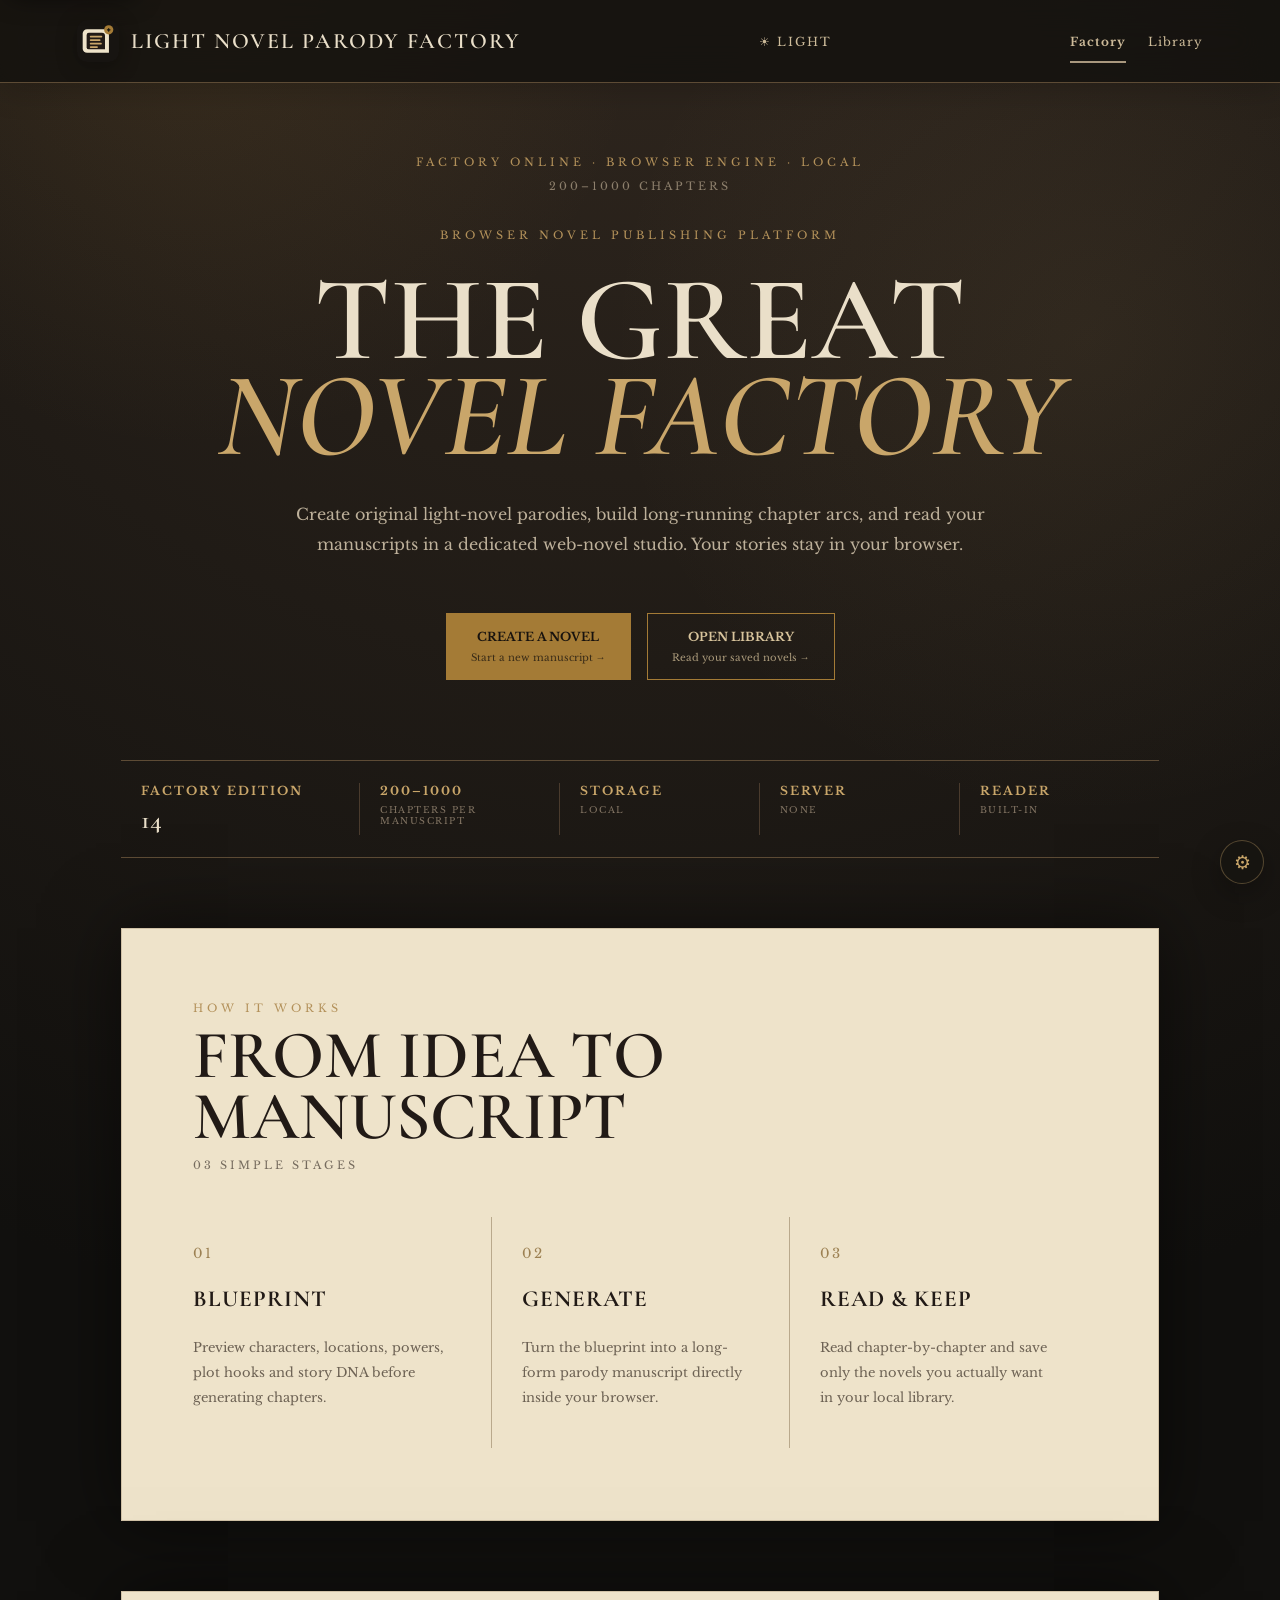
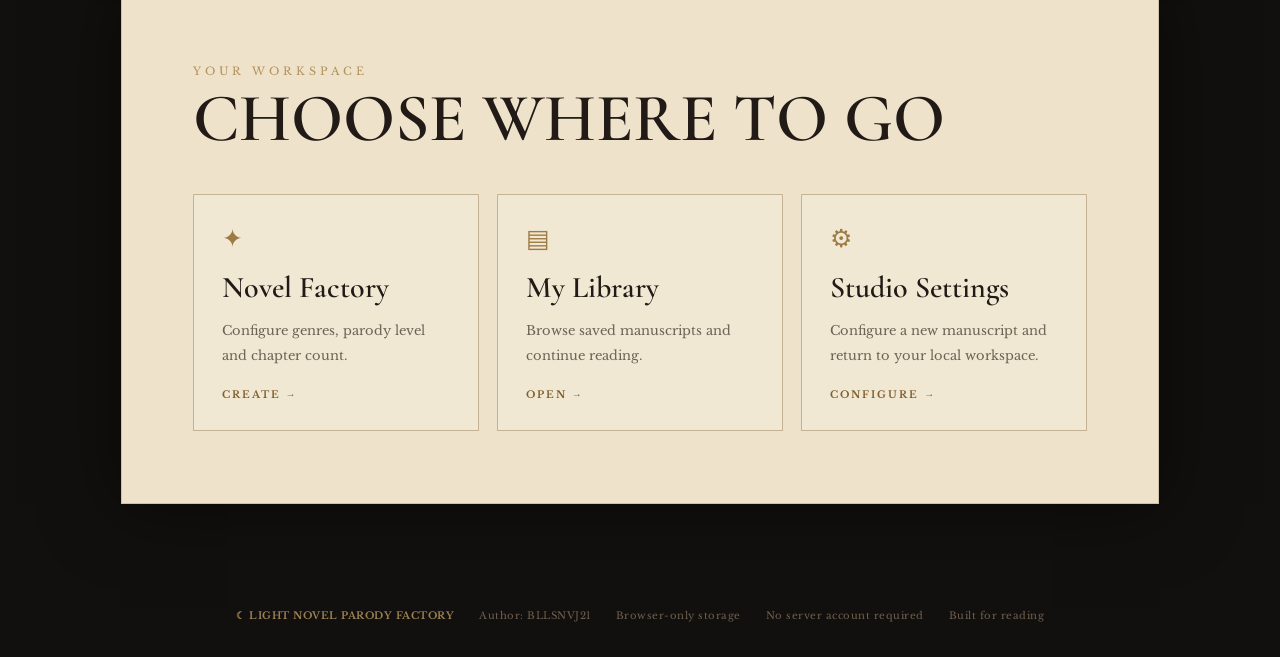
<file: index.html>
<!doctype html>
<html lang="en">
<head>
<meta charset="utf-8">
<meta name="viewport" content="width=device-width,initial-scale=1">
<title>Light Novel Parody Factory</title>
<link rel="stylesheet" href="css/jekyll.css">
<link rel="icon" href="icons/icon-192.svg" type="image/svg+xml">
<link rel="shortcut icon" href="icons/icon-192.svg" type="image/svg+xml"><link rel="manifest" href="manifest.webmanifest"><meta name="theme-color" content="#171411"><meta name="description" content="Light Novel Parody Factory — an original, browser-only novel creation, generation, library and reading studio by BLLSNVJ21.">
<meta name="robots" content="index,follow,max-image-preview:large,max-snippet:-1,max-video-preview:-1">
<meta name="author" content="BLLSNVJ21">
<link rel="canonical" href="https://shreebalaji767.github.io/LIGHT-NOVEL-PARODY-FACTORY/">
<meta property="og:type" content="website">
<meta property="og:site_name" content="Light Novel Parody Factory">
<meta property="og:title" content="Light Novel Parody Factory — Create Original Parody Novels">
<meta property="og:description" content="Build absurd, original light-novel parodies with a browser-based story studio, long-form chapter generator, local library and dedicated reader.">
<meta property="og:url" content="https://shreebalaji767.github.io/LIGHT-NOVEL-PARODY-FACTORY/">
<meta property="og:image" content="https://shreebalaji767.github.io/LIGHT-NOVEL-PARODY-FACTORY/icons/icon-512.svg">
<meta name="twitter:card" content="summary">
<meta name="twitter:title" content="Light Novel Parody Factory">
<meta name="twitter:description" content="Create, generate, save and read original light-novel parodies in your browser.">
<meta name="mobile-web-app-capable" content="yes">
<meta name="mobile-web-app-title" content="Novel Factory">
<meta name="color-scheme" content="dark light">
<meta name="referrer" content="strict-origin-when-cross-origin">
<meta name="application-name" content="Light Novel Parody Factory"><meta name="apple-mobile-web-app-capable" content="yes"><meta name="apple-mobile-web-app-status-bar-style" content="black-translucent"><meta name="apple-mobile-web-app-title" content="Novel Factory"><link rel="apple-touch-icon" href="icons/icon-192.svg">
</head>
<body><a class="skip-link" href="#main-content">Skip to content</a>
<header class="masthead">
  <a class="brand brand-link" href="index.html" aria-label="Light Novel Parody Factory — Home"><img class="site-logo" src="icons/icon-192.svg" alt="Light Novel Parody Factory logo" width="42" height="42"><span>LIGHT NOVEL PARODY FACTORY</span></a>
  <div class="mode">☀ LIGHT</div>
  <nav aria-label="Primary navigation"><a class="active" aria-current="page" href="index.html">Factory</a><a href="library.html">Library</a></nav>
</header>
<main id="main-content">
  <section class="hero factory-hero">
    <p class="eyebrow">FACTORY ONLINE · BROWSER ENGINE · LOCAL</p><p class="edition">200–1000 CHAPTERS</p><p class="eyebrow">BROWSER NOVEL PUBLISHING PLATFORM</p>
    <h1>THE GREAT<br><em>NOVEL FACTORY</em></h1>
    <p class="lead">Create original light-novel parodies, build long-running chapter arcs, and read your manuscripts in a dedicated web-novel studio. Your stories stay in your browser.</p>
    <div class="actions"><a class="button" href="create.html"><strong>CREATE A NOVEL</strong><span>Start a new manuscript →</span></a><a class="button ghost" href="library.html"><strong>OPEN LIBRARY</strong><span>Read your saved novels →</span></a></div>
  </section>
  <section class="factory-strip"><div><b>FACTORY EDITION</b><strong>14</strong></div><div><b>200–1000</b><span>CHAPTERS PER MANUSCRIPT</span></div><div><b>STORAGE</b><span>LOCAL</span></div><div><b>SERVER</b><span>NONE</span></div><div><b>READER</b><span>BUILT-IN</span></div></section>
  <section class="paper workflow"><p class="eyebrow">HOW IT WORKS</p><h2>FROM IDEA TO MANUSCRIPT</h2><p class="section-subtitle">03 SIMPLE STAGES</p><div class="stages"><article><small>01</small><h3>BLUEPRINT</h3><p>Preview characters, locations, powers, plot hooks and story DNA before generating chapters.</p></article><article><small>02</small><h3>GENERATE</h3><p>Turn the blueprint into a long-form parody manuscript directly inside your browser.</p></article><article><small>03</small><h3>READ &amp; KEEP</h3><p>Read chapter-by-chapter and save only the novels you actually want in your local library.</p></article></div></section>
  <section class="paper workspace"><p class="eyebrow">YOUR WORKSPACE</p><h2>CHOOSE WHERE TO GO</h2><div class="workspace-grid"><a class="workspace-card" href="create.html"><i>✦</i><h3>Novel Factory</h3><p>Configure genres, parody level and chapter count.</p><b>CREATE →</b></a><a class="workspace-card" href="library.html"><i>▤</i><h3>My Library</h3><p>Browse saved manuscripts and continue reading.</p><b>OPEN →</b></a><a class="workspace-card" href="create.html"><i>⚙</i><h3>Studio Settings</h3><p>Configure a new manuscript and return to your local workspace.</p><b>CONFIGURE →</b></a></div></section>
</main>
<footer><strong>☾ LIGHT NOVEL PARODY FACTORY</strong><span>Author: BLLSNVJ21</span><span>Browser-only storage</span><span>No server account required</span><span>Built for reading</span></footer>
<script src="js/pwa.js"></script>
</body></html>
</file>
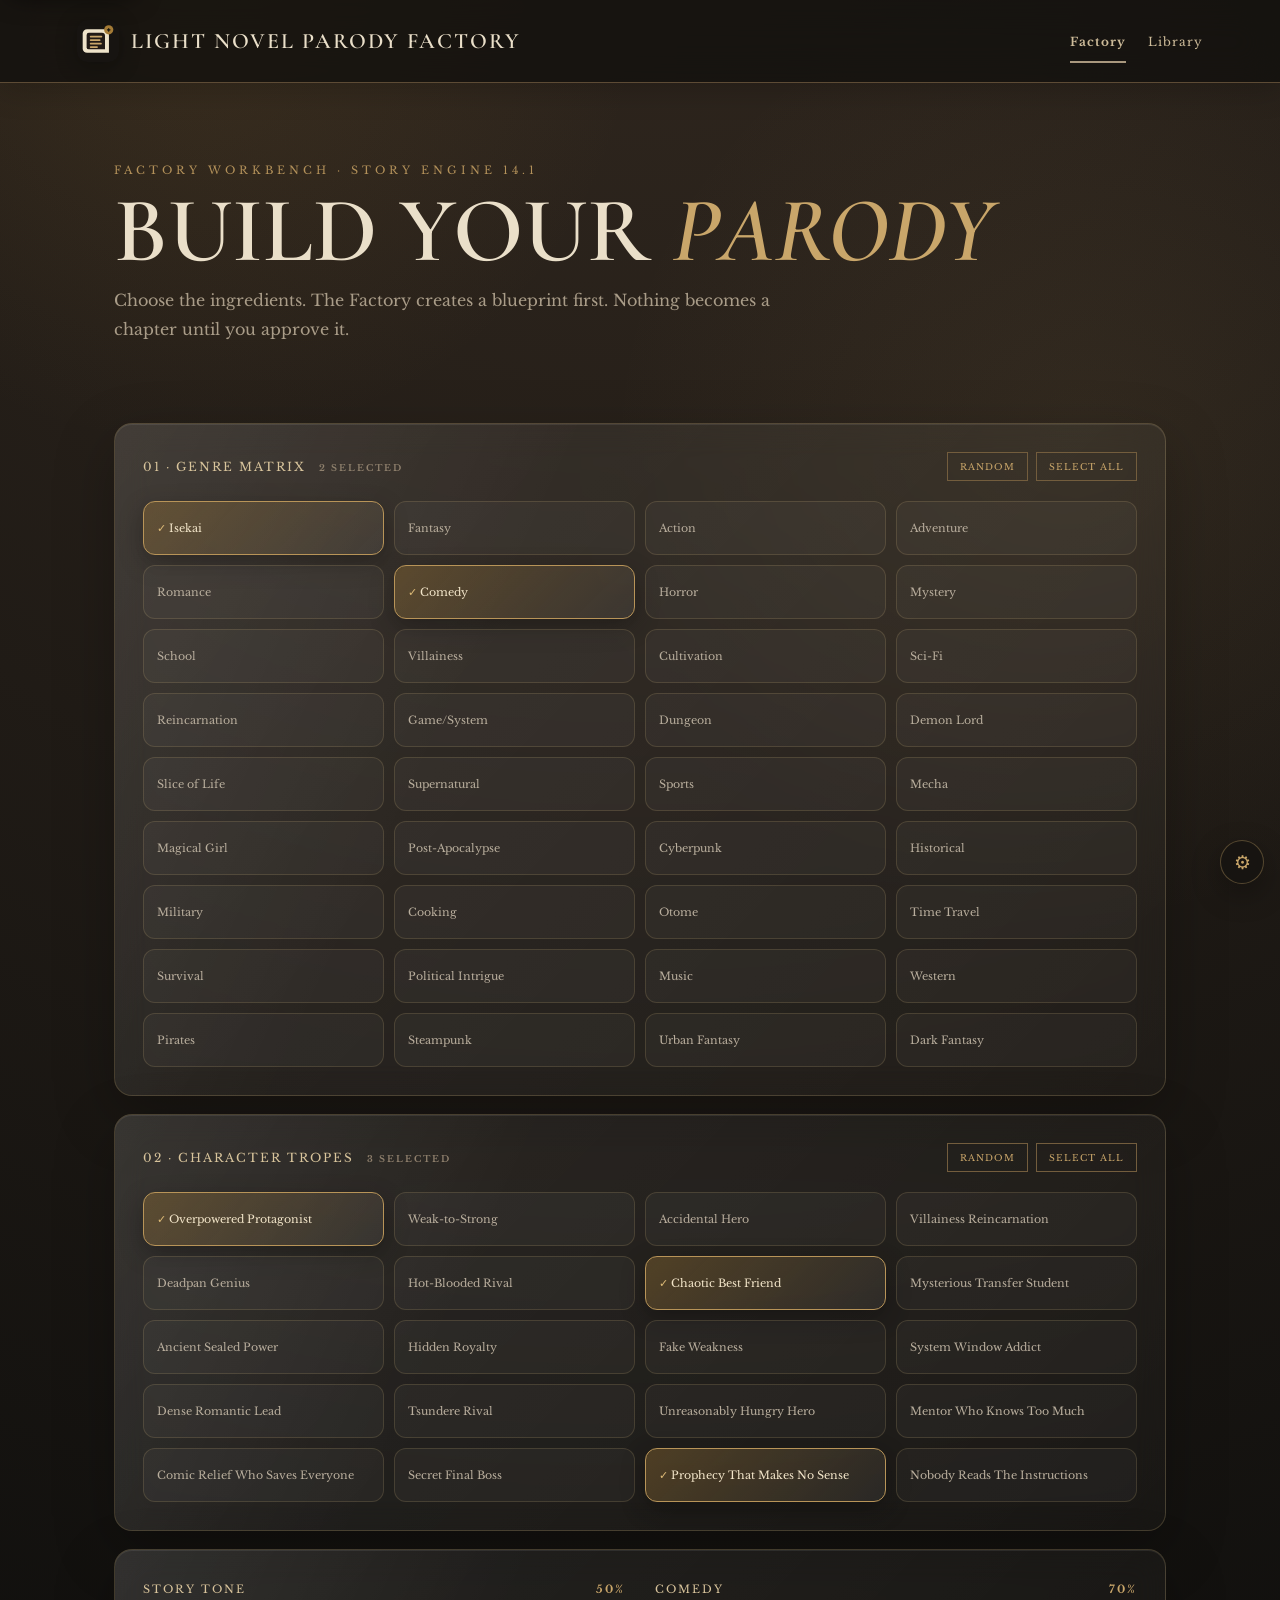
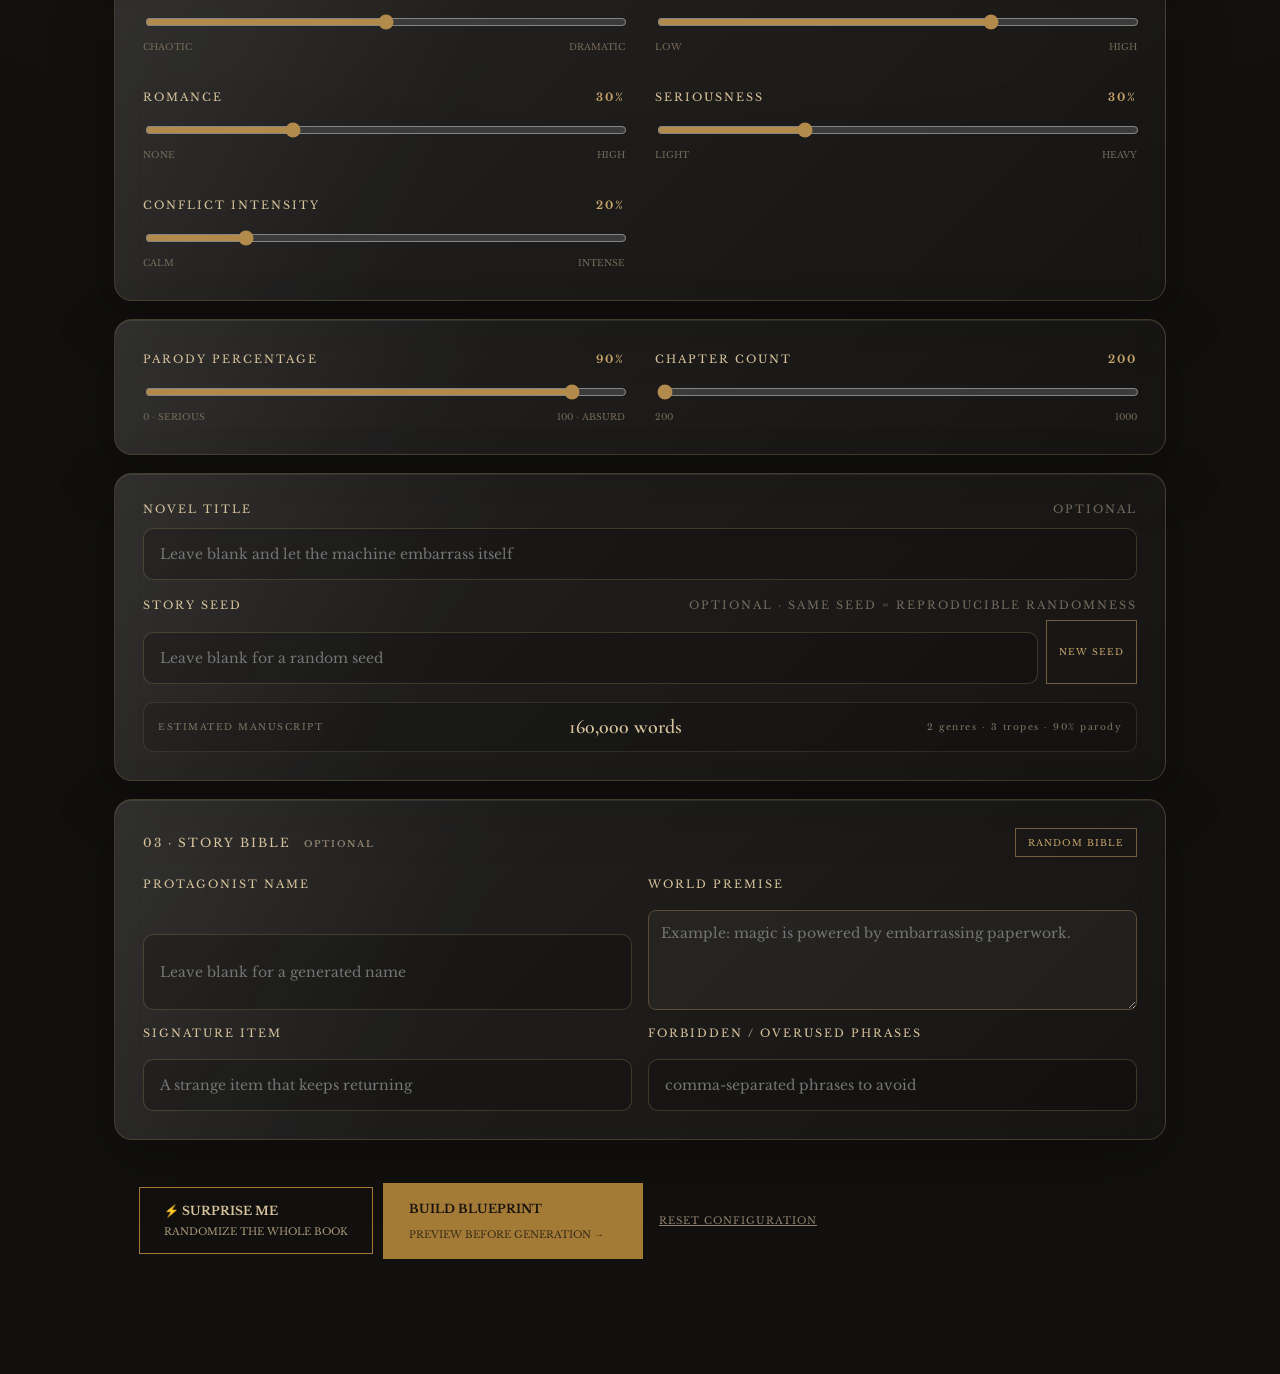
<file: create.html>
<!doctype html>
<html lang="en"><head><meta charset="utf-8"><meta name="viewport" content="width=device-width,initial-scale=1"><title>Create a Novel · Light Novel Parody Factory</title><link rel="stylesheet" href="css/jekyll.css">
<link rel="icon" href="icons/icon-192.svg" type="image/svg+xml">
<link rel="shortcut icon" href="icons/icon-192.svg" type="image/svg+xml">
<link rel="apple-touch-icon" href="icons/icon-192.svg"><link rel="manifest" href="manifest.webmanifest"><meta name="theme-color" content="#171411"><meta name="description" content="Plan and generate original light-novel parodies with story configuration, genre controls, and a browser-based procedural writing studio.">
<meta name="robots" content="index,follow">
<meta name="author" content="BLLSNVJ21">
<link rel="canonical" href="https://shreebalaji767.github.io/LIGHT-NOVEL-PARODY-FACTORY/create.html">
<meta property="og:type" content="website">
<meta property="og:site_name" content="Light Novel Parody Factory">
<meta property="og:title" content="Create a Novel · Light Novel Parody Factory">
<meta property="og:description" content="Plan and generate original light-novel parodies with story configuration, genre controls, and a browser-based procedural writing studio.">
<meta property="og:url" content="https://shreebalaji767.github.io/LIGHT-NOVEL-PARODY-FACTORY/create.html">
<meta name="mobile-web-app-capable" content="yes">
<meta name="mobile-web-app-title" content="Novel Factory">
<meta name="color-scheme" content="dark light">
<meta name="referrer" content="strict-origin-when-cross-origin"></head>
<body><a class="skip-link" href="#main-content">Skip to content</a><header class="masthead"><a class="brand brand-link" href="index.html" aria-label="Light Novel Parody Factory — Home"><img class="site-logo" src="icons/icon-192.svg" alt="" width="42" height="42"><span>LIGHT NOVEL PARODY FACTORY</span></a><nav aria-label="Primary navigation"><a class="active" aria-current="page" href="index.html">Factory</a><a href="library.html">Library</a></nav></header>
<main id="main-content" class="factory-builder">
<section class="builder-head"><p class="eyebrow">FACTORY WORKBENCH · STORY ENGINE 14.1</p><h1>BUILD YOUR <em>PARODY</em></h1><p>Choose the ingredients. The Factory creates a blueprint first. Nothing becomes a chapter until you approve it.</p></section>
<section class="glass-panel"><div class="panel-title"><span>01 · GENRE MATRIX <strong id="genreCount">2 SELECTED</strong></span><div class="panel-actions"><button class="mini" id="randomGenres">RANDOM</button><button class="mini" id="allGenres">SELECT ALL</button></div></div><div id="genres" class="card-grid"></div></section>
<section class="glass-panel"><div class="panel-title"><span>02 · CHARACTER TROPES <strong id="tropeCount">3 SELECTED</strong></span><div class="panel-actions"><button class="mini" id="randomTropes">RANDOM</button><button class="mini" id="allTropes">SELECT ALL</button></div></div><div id="tropes" class="card-grid"></div></section>
<section class="glass-panel controls-grid"><div><label>STORY TONE <output id="toneOut">50%</output></label><input id="tone" type="range" min="0" max="100" value="50"><div class="range-labels"><span>CHAOTIC</span><span>DRAMATIC</span></div></div><div><label>COMEDY <output id="comedyOut">70%</output></label><input id="comedy" type="range" min="0" max="100" value="70"><div class="range-labels"><span>LOW</span><span>HIGH</span></div></div><div><label>ROMANCE <output id="romanceOut">30%</output></label><input id="romance" type="range" min="0" max="100" value="30"><div class="range-labels"><span>NONE</span><span>HIGH</span></div></div><div><label>SERIOUSNESS <output id="seriousOut">30%</output></label><input id="serious" type="range" min="0" max="100" value="30"><div class="range-labels"><span>LIGHT</span><span>HEAVY</span></div></div><div><label>CONFLICT INTENSITY <output id="violenceOut">20%</output></label><input id="violence" type="range" min="0" max="100" value="20"><div class="range-labels"><span>CALM</span><span>INTENSE</span></div></div></section><section class="glass-panel controls-grid">
<div><label>PARODY PERCENTAGE <output id="parodyOut">90%</output></label><input id="parody" type="range" min="0" max="100" value="90"><div class="range-labels"><span>0 · SERIOUS</span><span>100 · ABSURD</span></div></div>
<div><label>CHAPTER COUNT <output id="chapterOut">200</output></label><input id="chapters" type="range" min="200" max="1000" step="10" value="200"><div class="range-labels"><span>200</span><span>1000</span></div></div>
</section>
<section class="glass-panel"><label>NOVEL TITLE <span class="muted">OPTIONAL</span></label><input id="title" class="text-input" maxlength="100" placeholder="Leave blank and let the machine embarrass itself"><div class="seed-row"><label>STORY SEED <span class="muted">OPTIONAL · SAME SEED = REPRODUCIBLE RANDOMNESS</span></label><div class="seed-controls"><input id="seed" class="text-input" maxlength="64" placeholder="Leave blank for a random seed"><button class="mini" id="randomSeed" type="button">NEW SEED</button></div></div><div class="live-estimate"><span>ESTIMATED MANUSCRIPT</span><strong id="wordEstimate">160,000 words</strong><span id="configSummary">2 genres · 3 tropes · 90% parody</span></div></section>
<section class="glass-panel story-bible-panel">
<div class="panel-title"><span>03 · STORY BIBLE <strong>OPTIONAL</strong></span><div class="panel-actions"><button class="mini" id="randomBible">RANDOM BIBLE</button></div></div>
<div class="bible-grid">
<div><label>PROTAGONIST NAME</label><input id="protagonist" class="text-input" maxlength="40" placeholder="Leave blank for a generated name"></div>
<div><label>WORLD PREMISE</label><textarea id="worldPremise" class="text-input bible-area" maxlength="500" placeholder="Example: magic is powered by embarrassing paperwork."></textarea></div>
<div><label>SIGNATURE ITEM</label><input id="signatureItem" class="text-input" maxlength="100" placeholder="A strange item that keeps returning"></div>
<div><label>FORBIDDEN / OVERUSED PHRASES</label><input id="forbiddenTerms" class="text-input" maxlength="300" placeholder="comma-separated phrases to avoid"></div>
</div>
</section>
<div class="generate-zone"><button id="surpriseMe" class="button ghost">⚡ SURPRISE ME <span>RANDOMIZE THE WHOLE BOOK</span></button><button id="blueprint" class="button big">BUILD BLUEPRINT <span>PREVIEW BEFORE GENERATION →</span></button><button id="resetFactory" class="text-button">RESET CONFIGURATION</button><p id="status"></p></div>
<section id="blueprintView"></section>
</main>
<script src="js/storage.js"></script><script src="js/app.js"></script><script src="js/pwa.js"></script></body></html>
</file>
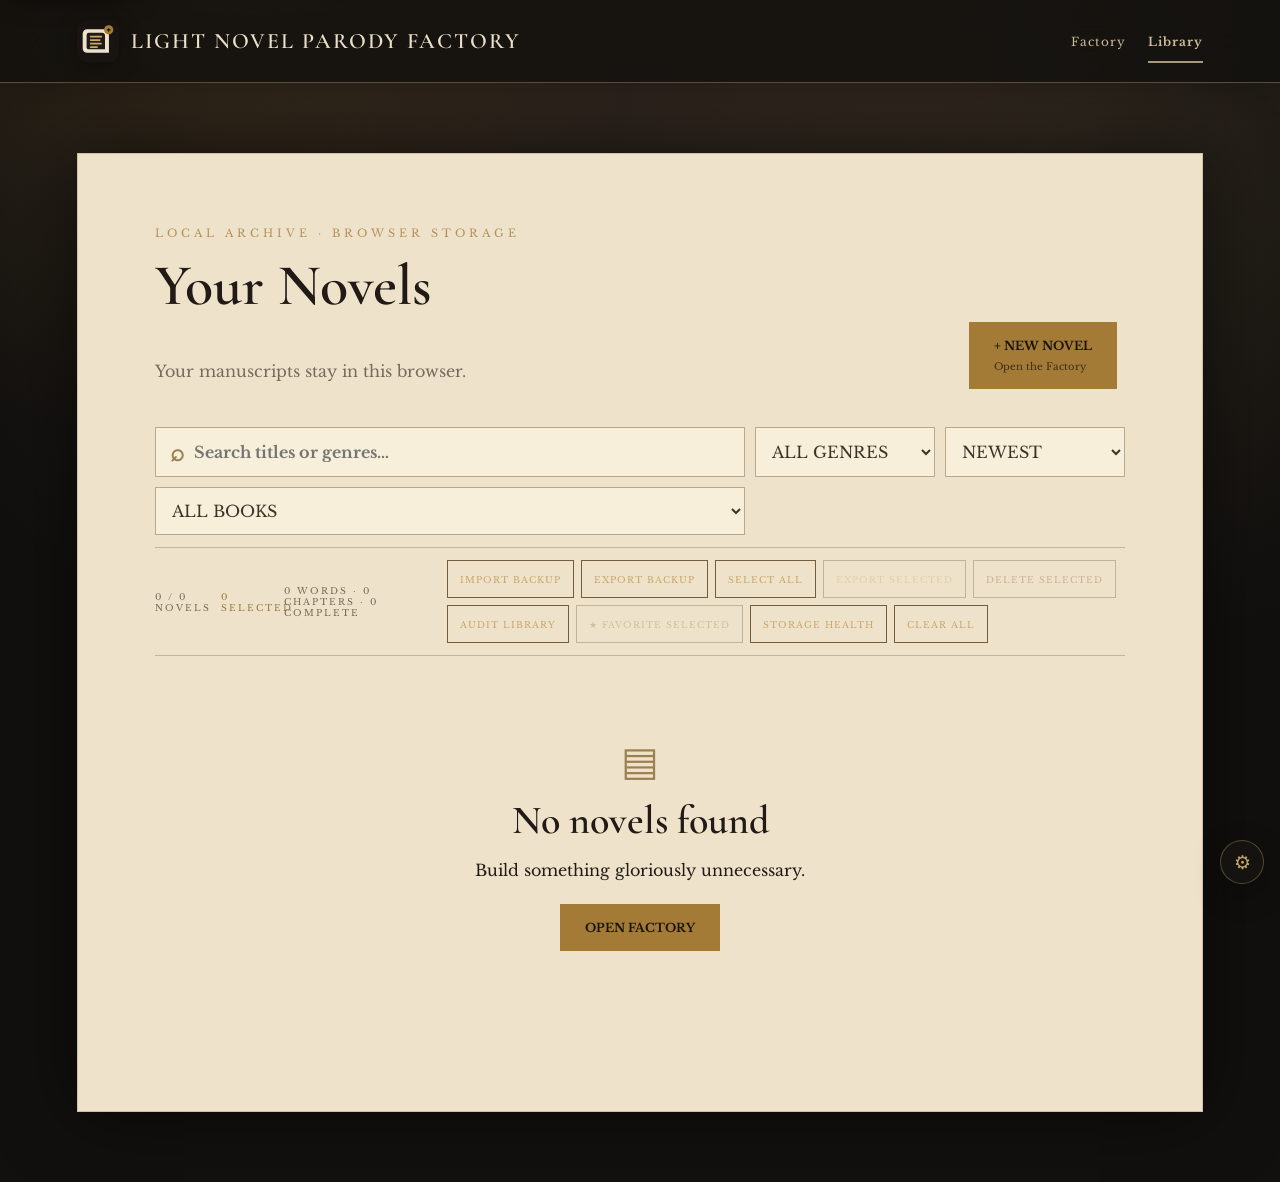
<file: library.html>
<!doctype html><html lang="en"><head><meta charset="utf-8"><meta name="viewport" content="width=device-width,initial-scale=1"><title>My Library · Light Novel Parody Factory</title><link rel="stylesheet" href="css/jekyll.css">
<link rel="icon" href="icons/icon-192.svg" type="image/svg+xml">
<link rel="shortcut icon" href="icons/icon-192.svg" type="image/svg+xml">
<link rel="apple-touch-icon" href="icons/icon-192.svg"><link rel="manifest" href="manifest.webmanifest"><meta name="theme-color" content="#171411"><meta name="description" content="Browse, manage, back up, and reopen your locally saved light-novel parody manuscripts in Light Novel Parody Factory.">
<meta name="robots" content="index,follow">
<meta name="author" content="BLLSNVJ21">
<link rel="canonical" href="https://shreebalaji767.github.io/LIGHT-NOVEL-PARODY-FACTORY/library.html">
<meta property="og:type" content="website">
<meta property="og:site_name" content="Light Novel Parody Factory">
<meta property="og:title" content="My Library · Light Novel Parody Factory">
<meta property="og:description" content="Browse, manage, back up, and reopen your locally saved light-novel parody manuscripts in Light Novel Parody Factory.">
<meta property="og:url" content="https://shreebalaji767.github.io/LIGHT-NOVEL-PARODY-FACTORY/library.html">
<meta name="mobile-web-app-capable" content="yes">
<meta name="mobile-web-app-title" content="Novel Factory">
<meta name="color-scheme" content="dark light">
<meta name="referrer" content="strict-origin-when-cross-origin"></head><body><a class="skip-link" href="#main-content">Skip to content</a><header class="masthead"><a class="brand brand-link" href="index.html" aria-label="Light Novel Parody Factory — Home"><img class="site-logo" src="icons/icon-192.svg" alt="" width="42" height="42"><span>LIGHT NOVEL PARODY FACTORY</span></a><nav aria-label="Primary navigation"><a href="index.html">Factory</a><a class="active" aria-current="page" href="library.html">Library</a></nav></header><main id="main-content" class="paper library-page"><div class="library-head"><div><p class="eyebrow">LOCAL ARCHIVE · BROWSER STORAGE</p><h1>Your Novels</h1><p class="muted">Your manuscripts stay in this browser.</p></div><a class="button" href="create.html"><strong>+ NEW NOVEL</strong><span>Open the Factory</span></a></div><div class="library-tools"><label class="search-box"><span>⌕</span><input id="librarySearch" type="search" placeholder="Search titles or genres…"></label><select id="genreFilter"><option value="">ALL GENRES</option></select><select id="sortLibrary"><option value="newest">NEWEST</option><option value="oldest">OLDEST</option><option value="title">TITLE A–Z</option><option value="progress">MOST READ</option><option value="recent">RECENTLY READ</option><option value="chapters">MOST CHAPTERS</option></select><select id="favoriteFilter"><option value="">ALL BOOKS</option><option value="favorites">FAVORITES</option><option value="resume">NEEDS GENERATION</option></select></div><div class="library-summary"><span id="libraryCount">0 NOVELS</span><span id="selectedCount">0 SELECTED</span><span id="libraryWords">0 WORDS</span><div class="library-actions"><button id="importLibrary" class="mini">IMPORT BACKUP</button><button id="exportLibrary" class="mini">EXPORT BACKUP</button><button id="selectAllLibrary" class="mini">SELECT ALL</button><button id="exportSelected" class="mini" disabled>EXPORT SELECTED</button><button id="deleteSelected" class="mini danger-tool" disabled>DELETE SELECTED</button><button id="auditLibrary" class="mini">AUDIT LIBRARY</button><button id="favoriteSelected" class="mini" disabled>★ FAVORITE SELECTED</button><button id="storageHealth" class="mini">STORAGE HEALTH</button><button id="clearLibrary" class="mini">CLEAR ALL</button></div></div><div id="library"></div></main><script src="js/storage.js"></script><script src="js/library.js"></script><script src="js/pwa.js"></script></body></html>
</file>
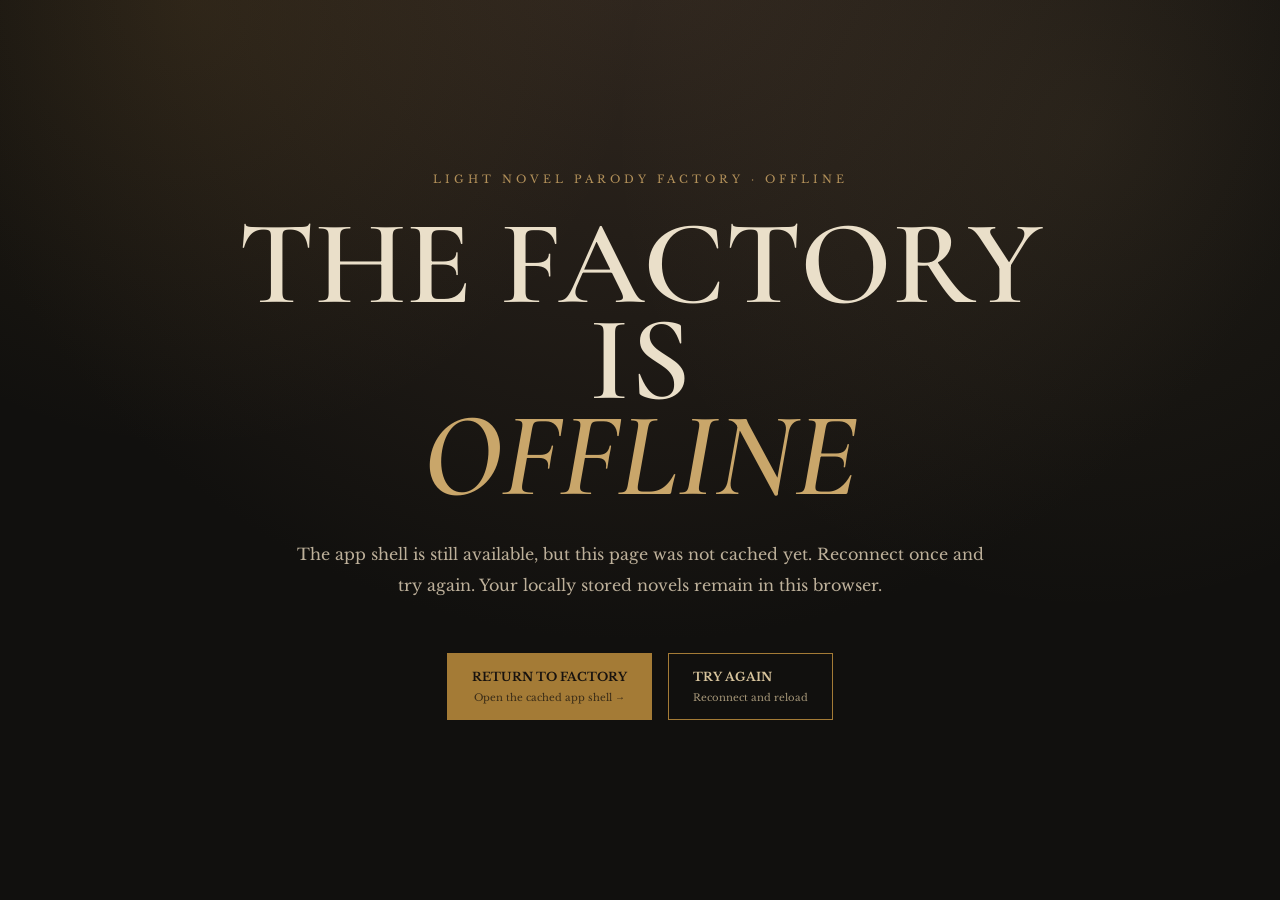
<file: offline.html>
<!doctype html>
<html lang="en">
<head>
<meta charset="utf-8">
<meta name="viewport" content="width=device-width,initial-scale=1,viewport-fit=cover">
<meta name="theme-color" content="#171411">
<title>Offline · Novel Factory</title>
<link rel="stylesheet" href="css/jekyll.css">
</head>
<body>
<main id="main-content" class="hero factory-hero" style="min-height:100vh;display:grid;place-items:center">
<section>
<p class="eyebrow">LIGHT NOVEL PARODY FACTORY · OFFLINE</p>
<h1>THE FACTORY IS<br><em>OFFLINE</em></h1>
<p class="lead">The app shell is still available, but this page was not cached yet. Reconnect once and try again. Your locally stored novels remain in this browser.</p>
<div class="actions"><a class="button" href="index.html"><strong>RETURN TO FACTORY</strong><span>Open the cached app shell →</span></a><button class="button ghost" onclick="location.reload()"><strong>TRY AGAIN</strong><span>Reconnect and reload</span></button></div>
</section>
</main>
</body>
</html>
</file>
<file: css/jekyll.css>
@import url('https://fonts.googleapis.com/css2?family=Cormorant+Garamond:wght@400;500;600;700&family=Libre+Baskerville:wght@400;700&display=swap');
:root{--ink:#211a16;--paper:#eee3ca;--night:#171411;--gold:#a47b36;--gold2:#c9a66a;--muted:#756b5e;--line:#5d4b35}
*{box-sizing:border-box}
html{scroll-behavior:smooth}
body{margin:0;background:radial-gradient(circle at 50% -10%,#332920,#11100e 62%);color:#eadfc9;font-family:'Libre Baskerville',serif;min-height:100vh}
.masthead{border-bottom:1px solid var(--line);padding:20px 6%;display:flex;justify-content:space-between;align-items:center;gap:25px;position:relative}
.brand{font:600 22px 'Cormorant Garamond',serif;letter-spacing:2px;color:#d9bd80;white-space:nowrap}
.mode{color:#cdbb9a;font-size:12px;letter-spacing:2px}
nav{display:flex;align-items:center;gap:22px}
nav a{color:#cdbb9a;text-decoration:none;font-size:12px;letter-spacing:1px}
nav a:hover{color:#fff0ca}
main{max-width:1180px;margin:0 auto}
.hero,.paper,.reader{padding:8vh 6%}
.factory-hero{text-align:center;max-width:1050px}
.eyebrow{letter-spacing:4px;color:#b3915a;font-size:11px;margin:0 0 10px}
.edition{font-size:11px;letter-spacing:3px;color:#8e806d;margin:0 0 35px}
.hero h1{font:600 clamp(55px,10vw,120px)/.8 'Cormorant Garamond',serif;margin:30px 0}
.hero h1 em{color:var(--gold2);font-style:italic}
.lead{max-width:700px;margin:35px auto 45px;color:#bdb09a;line-height:1.9;font-size:16px}
.actions{display:flex;justify-content:center;flex-wrap:wrap}
.button{display:inline-flex;flex-direction:column;gap:7px;border:1px solid var(--gold);background:var(--gold);color:#17120e;padding:15px 24px;margin:8px;text-decoration:none;font:700 12px 'Libre Baskerville';cursor:pointer}
.button span{font-weight:400;font-size:10px;opacity:.75}
.button.ghost{background:transparent;color:#d8c49c}
.factory-strip{border-top:1px solid var(--line);border-bottom:1px solid var(--line);display:grid;grid-template-columns:1.2fr repeat(4,1fr);margin:0 6%;padding:22px 0}
.factory-strip div{padding:0 20px;border-right:1px solid #4a3b2d;display:flex;flex-direction:column;gap:6px}
.factory-strip div:last-child{border:0}
.factory-strip b{color:#c9a66a;font-size:12px;letter-spacing:2px}
.factory-strip strong{font:600 26px 'Cormorant Garamond'}
.factory-strip span{font-size:9px;color:#827463;letter-spacing:1.5px}
.paper{background:var(--paper);color:var(--ink);margin:70px 6%;box-shadow:0 0 70px #0008}
.paper h2{font:600 clamp(40px,6vw,68px)/.9 'Cormorant Garamond';margin:10px 0}
.section-subtitle{font-size:11px;letter-spacing:3px;color:var(--muted)}
.stages,.workspace-grid{display:grid;grid-template-columns:repeat(3,1fr);gap:0;margin-top:45px}
.stages article{padding:25px 30px;border-left:1px solid #b9a98c}
.stages article:first-child{padding-left:0;border-left:0}
.stages small{color:#9c8052;letter-spacing:2px}
.stages h3{font:700 23px 'Cormorant Garamond';letter-spacing:1px}
.stages p,.workspace-card p{font-size:13px;line-height:1.9;color:#6d6254}
.workspace-grid{gap:18px}
.workspace-card{display:block;color:var(--ink);text-decoration:none;border:1px solid #c4b494;padding:28px;transition:.2s}
.workspace-card:hover{transform:translateY(-3px);border-color:#9d7b45}
.workspace-card i{font-style:normal;color:#9d7b45;font-size:25px}
.workspace-card h3{font:600 30px 'Cormorant Garamond';margin:15px 0 8px}
.workspace-card b{font-size:10px;letter-spacing:2px;color:#805f30}
footer{display:flex;justify-content:center;gap:25px;flex-wrap:wrap;text-align:center;color:#6e604d;padding:35px 6%;font-size:10px;letter-spacing:.5px}
footer strong{color:#9c8052}
.paper h1{font:600 58px 'Cormorant Garamond';margin:10px 0 40px}
.paper label{display:block;margin:25px 0 9px;font-weight:bold}
.paper input[type=text],.paper input:not([type]),.paper textarea{width:100%;padding:14px;border:1px solid #b9a98c;background:#f7efd9}
.paper input[type=range]{width:100%}
.chips{display:flex;flex-wrap:wrap;gap:8px}.chip{padding:9px 12px;border:1px solid #aa9879;cursor:pointer}.chip.active{background:#2b2119;color:#f4e8ce}.muted{color:var(--muted)}.status{margin-top:25px;font-style:italic}
.reader{max-width:none;width:100%;padding:5vh 5vw 8vh}.chapter{font:700 15px 'Libre Baskerville';letter-spacing:2px;color:#b3915a}.reader h1{font:600 60px/1 'Cormorant Garamond';margin:12px 0 50px}.novel-text{font:18px/2 'Cormorant Garamond',serif;color:#e8dcc5}.novel-text p{margin:0 0 1.2em}.controls{display:flex;justify-content:space-between;border-top:1px solid #594a37;padding-top:25px;margin-top:50px}.controls button{background:none;border:1px solid #69573e;color:#d9c49b;padding:10px 18px;cursor:pointer}.book{border-top:1px solid #6a5639;padding:22px 0}.book h2{font:600 32px 'Cormorant Garamond';margin:0}.book p{color:#756b5e}.danger{color:#8f4034;cursor:pointer}
@media(max-width:760px){.masthead{flex-wrap:wrap}.brand{font-size:18px}.mode{display:none}nav{width:100%;justify-content:space-between}.factory-strip{grid-template-columns:1fr 1fr;gap:18px}.factory-strip div{border:0;padding:0}.stages,.workspace-grid{grid-template-columns:1fr}.stages article{border-left:0;border-top:1px solid #b9a98c;padding:25px 0}.stages article:first-child{border-top:0}.paper{margin:35px 3%}.hero,.paper,.reader{padding:7vh 5%}}

.factory-builder{max-width:1180px;margin:0 auto;padding:5vh 5% 10vh}.builder-head{padding:35px 0 45px}.builder-head h1{font:600 clamp(48px,8vw,92px)/.85 'Cormorant Garamond';margin:15px 0}.builder-head h1 em{color:#c9a66a}.builder-head p:not(.eyebrow){max-width:700px;color:#a99c88;line-height:1.8}
.glass-panel{background:linear-gradient(135deg,rgba(255,255,255,.075),rgba(255,255,255,.025));border:1px solid rgba(210,181,125,.22);border-radius:18px;box-shadow:0 20px 60px rgba(0,0,0,.25),inset 0 1px rgba(255,255,255,.08);backdrop-filter:blur(16px);-webkit-backdrop-filter:blur(16px);padding:28px;margin:18px 0}
.panel-title{display:flex;justify-content:space-between;align-items:center;color:#d8c49c;font-size:12px;letter-spacing:2px;margin-bottom:20px}.mini{border:1px solid #735d3d;background:transparent;color:#c9a66a;padding:8px 12px;font-size:9px;letter-spacing:1px;cursor:pointer}
.card-grid{display:grid;grid-template-columns:repeat(4,1fr);gap:10px}.select-card{min-height:54px;text-align:left;border:1px solid rgba(210,181,125,.18);border-radius:12px;background:rgba(255,255,255,.035);color:#b9ae9d;padding:13px;cursor:pointer;transition:.18s;font-family:inherit;font-size:11px}.select-card:hover{border-color:#a47b36;transform:translateY(-2px)}.select-card.active{background:linear-gradient(135deg,rgba(164,123,54,.35),rgba(255,255,255,.06));border-color:#b89458;color:#f3e6ca;box-shadow:0 8px 24px #0004}
.controls-grid{display:grid;grid-template-columns:1fr 1fr;gap:30px}.glass-panel label{display:flex;justify-content:space-between;color:#d8c49c;font-size:11px;letter-spacing:2px}.glass-panel output{color:#c9a66a;font-weight:bold}.glass-panel input[type=range]{width:100%;accent-color:#b18a4c;margin-top:18px}.range-labels{display:flex;justify-content:space-between;color:#776b5b;font-size:9px;margin-top:7px}.text-input{width:100%;margin-top:12px;padding:16px;background:rgba(0,0,0,.18);border:1px solid rgba(210,181,125,.22);border-radius:10px;color:#eee1c9;font:14px 'Libre Baskerville';outline:none}.text-input:focus{border-color:#a47b36}
.generate-zone{text-align:center;padding:25px}.button.big{min-width:260px;padding:17px 25px}.button.big span{display:block;margin-top:5px}.generate-zone #status,#genStatus{color:#b3915a;font-size:11px;letter-spacing:1px;min-height:18px}
.blueprint{margin-top:35px}.blueprint-top{display:flex;justify-content:space-between;gap:20px;align-items:flex-start}.blueprint h2{font:600 clamp(38px,6vw,65px)/.9 'Cormorant Garamond';margin:8px 0;color:#eee1c9}.status-pill{border:1px solid #8c713f;border-radius:30px;padding:8px 13px;color:#c9a66a;font-size:9px;letter-spacing:2px}.bp-stats{display:grid;grid-template-columns:repeat(4,1fr);border-top:1px solid #493b2d;border-bottom:1px solid #493b2d;margin:30px 0}.bp-stats div{padding:20px;border-right:1px solid #493b2d}.bp-stats div:last-child{border:0}.bp-stats b{display:block;font:600 30px 'Cormorant Garamond';color:#d8c49c}.bp-stats span{font-size:8px;letter-spacing:2px;color:#776b5b}.bp-section{padding:20px 0;border-bottom:1px solid #3e3329}.bp-section h3{font-size:10px;letter-spacing:3px;color:#a88a58}.tag-list{display:flex;flex-wrap:wrap;gap:8px}.tag-list span{border:1px solid #594a37;border-radius:20px;padding:7px 10px;font-size:10px;color:#c8b99f}.character-grid{display:grid;grid-template-columns:repeat(3,1fr);gap:12px}.character-grid article{background:rgba(255,255,255,.035);border:1px solid #44382d;border-radius:12px;padding:17px}.character-grid small{display:block;color:#a88a58;letter-spacing:2px;font-size:8px}.character-grid strong{display:block;font:600 25px 'Cormorant Garamond';margin:7px 0;color:#e8dcc5}.character-grid p{font-size:10px;color:#958875}.bp-section p,.bp-section li{color:#a99c88;font-size:12px;line-height:1.8}.bp-actions{display:flex;flex-wrap:wrap;gap:10px;margin-top:25px}
.reader-head{border-bottom:1px solid #594a37;padding-bottom:30px;margin-bottom:35px}.reader-meta{color:#8f806d;font-size:10px;letter-spacing:1px}.reader-meta span{color:#b3915a;margin:0 5px}
@media(max-width:800px){.card-grid{grid-template-columns:repeat(2,1fr)}.controls-grid,.character-grid{grid-template-columns:1fr}.bp-stats{grid-template-columns:repeat(2,1fr)}.bp-stats div:nth-child(2){border-right:0}.bp-stats div:nth-child(-n+2){border-bottom:1px solid #493b2d}}
@media(max-width:480px){.card-grid{grid-template-columns:1fr}.glass-panel{padding:20px}.blueprint-top{flex-direction:column}}

/* FULL-WIDTH READER */
body.reader-mode{overflow-x:hidden}.reader-shell{width:100%;min-height:100vh}.reader-head{max-width:1500px;margin-left:auto;margin-right:auto}.novel-text{max-width:1450px;margin:0 auto;font-size:clamp(18px,1.45vw,25px);line-height:2.05;column-width:42rem;column-gap:6vw;text-align:left}.novel-text p{break-inside:avoid}.reader .controls{max-width:1450px;margin-left:auto;margin-right:auto}.reader-toolbar{display:flex;justify-content:flex-end;gap:10px;margin-bottom:20px}.reader-toolbar button{background:rgba(255,255,255,.03);border:1px solid #69573e;color:#d9c49b;padding:9px 14px;cursor:pointer;font-size:10px;letter-spacing:1px}.reader-toolbar button:hover{background:rgba(201,166,106,.12);border-color:#a47b36}
@media(max-width:900px){.novel-text{column-width:auto;columns:1}.reader{padding:4vh 4vw 7vh}}


/* =========================================================
   UNIVERSAL RESPONSIVE SYSTEM — PHONE / TABLET / DESKTOP
   ========================================================= */
html,body{width:100%;max-width:100%;overflow-x:hidden}
html{-webkit-text-size-adjust:100%;text-size-adjust:100%}
body{min-width:0}
img,svg,video,canvas{max-width:100%;height:auto}
button,input,textarea,select{max-width:100%;font:inherit}
button,a,.workspace-card,.select-card{touch-action:manipulation}
a,button{ -webkit-tap-highlight-color:transparent }
.masthead{width:100%;padding-left:max(4vw,env(safe-area-inset-left));padding-right:max(4vw,env(safe-area-inset-right))}
main{width:100%;min-width:0}
.hero,.paper,.reader{min-width:0}
.hero{width:100%}
.factory-hero{margin-left:auto;margin-right:auto}
.lead{width:min(100%,700px)}
.actions{width:100%;align-items:stretch}
.button{max-width:100%;min-width:0}
.factory-strip{width:auto;margin-left:clamp(3%,6vw);margin-right:clamp(3%,6vw)}
.factory-strip div{min-width:0}
.paper{width:auto}
.stages article,.workspace-card,.glass-panel,.blueprint,.character-grid article,.bp-section{min-width:0}
.card-grid{min-width:0}
.select-card{width:100%;overflow-wrap:anywhere}
.controls-grid>div{min-width:0}
.text-input{min-width:0}
.blueprint-top{min-width:0}
.blueprint-top>div{min-width:0}
.blueprint h2,.reader h1,.hero h1,.builder-head h1,.paper h1{overflow-wrap:anywhere}
.tag-list{min-width:0}
.tag-list span{overflow-wrap:anywhere}
.character-grid article p,.bp-section p,.bp-section li{overflow-wrap:anywhere}
.book{min-width:0}
.book h2,.book p{overflow-wrap:anywhere}
.reader{min-height:calc(100vh - 80px)}
.reader-head,.novel-text,.reader .controls{width:100%;min-width:0}
.novel-text{overflow-wrap:anywhere;word-break:normal}
.reader-toolbar{flex-wrap:wrap}
.reader-toolbar button,.controls button{min-height:42px}
.controls{gap:12px;align-items:center}
.controls span{text-align:center;overflow-wrap:anywhere}

/* Large desktop */
@media(min-width:1400px){
  .factory-hero{max-width:1300px}
  .factory-builder{max-width:1500px}
  .paper{margin-left:4%;margin-right:4%}
  .card-grid{grid-template-columns:repeat(6,1fr)}
  .novel-text{max-width:1650px;column-count:2;column-width:auto}
  .reader-head,.reader .controls{max-width:1650px}
}

/* Standard laptop / tablet landscape */
@media(max-width:1100px){
  .brand{font-size:20px}
  .masthead{padding-top:17px;padding-bottom:17px}
  .hero,.paper,.reader{padding-left:5% ;padding-right:5%}
  .factory-strip{grid-template-columns:repeat(3,1fr)}
  .factory-strip div:first-child{grid-column:1/-1}
  .card-grid{grid-template-columns:repeat(3,1fr)}
  .character-grid{grid-template-columns:repeat(2,1fr)}
}

/* Tablet portrait */
@media(max-width:900px){
  .masthead{align-items:flex-start}
  .brand{white-space:normal;line-height:1.1}
  nav{flex-wrap:wrap;justify-content:flex-end}
  .factory-strip{grid-template-columns:repeat(2,1fr)}
  .factory-strip div:first-child{grid-column:1/-1}
  .novel-text{column-count:1;columns:1}
  .reader{padding-left:5vw;padding-right:5vw}
}

/* Phones */
@media(max-width:760px){
  .masthead{padding-top:14px;padding-bottom:14px;gap:14px}
  .brand{font-size:17px;letter-spacing:1.2px;max-width:100%}
  nav{width:100%;display:grid;grid-template-columns:repeat(2,minmax(0,1fr));gap:8px}
  nav a{text-align:center;border:1px solid rgba(210,181,125,.18);padding:10px 6px;font-size:10px}
  main{max-width:none}
  .hero,.paper,.reader{padding-top:6vh;padding-bottom:6vh}
  .hero h1{font-size:clamp(44px,16vw,76px);line-height:.86}
  .lead{font-size:14px;line-height:1.8}
  .actions{flex-direction:column}
  .actions .button,.generate-zone .button{width:100%;margin:6px 0}
  .factory-strip{margin-left:3%;margin-right:3%;padding:18px 0}
  .factory-strip div{padding:0 10px}
  .factory-strip strong{font-size:23px}
  .paper{margin:25px 3%;padding-left:6%;padding-right:6%}
  .paper h1{font-size:clamp(42px,12vw,58px)}
  .paper h2{font-size:clamp(38px,11vw,58px)}
  .workspace-grid,.stages{gap:10px}
  .workspace-card{padding:22px}
  .factory-builder{padding:3vh 3% 8vh}
  .builder-head{padding:25px 0 30px}
  .builder-head h1{font-size:clamp(46px,14vw,72px)}
  .glass-panel{padding:18px;margin:12px 0;border-radius:14px}
  .panel-title{gap:12px;align-items:flex-start}
  .panel-title span{line-height:1.5}
  .mini{flex:0 0 auto;min-height:38px}
  .card-grid{grid-template-columns:repeat(2,minmax(0,1fr));gap:8px}
  .select-card{min-height:52px;padding:11px 9px;font-size:10px}
  .controls-grid{gap:8px}
  .glass-panel label{font-size:10px;line-height:1.5}
  .text-input{font-size:13px;padding:14px}
  .blueprint-top{gap:12px}
  .bp-stats{grid-template-columns:repeat(2,minmax(0,1fr))}
  .bp-stats div{padding:15px}
  .bp-stats b{font-size:27px}
  .character-grid{grid-template-columns:1fr}
  .bp-actions{flex-direction:column}
  .bp-actions .button{width:100%;margin:0}
  .reader{padding-left:4vw;padding-right:4vw}
  .reader h1{font-size:clamp(42px,11vw,66px);margin-bottom:30px}
  .reader-head{padding-bottom:22px;margin-bottom:25px}
  .novel-text{font-size:clamp(17px,5vw,21px);line-height:1.9}
  .reader-toolbar{justify-content:stretch}
  .reader-toolbar button{width:100%}
  .controls{display:grid;grid-template-columns:1fr;gap:10px}
  .controls button{width:100%}
  footer{padding-left:5%;padding-right:5%;gap:12px}
}

/* Very small phones */
@media(max-width:420px){
  .masthead{display:block}
  .brand{display:block;margin-bottom:12px}
  nav{grid-template-columns:1fr 1fr}
  nav a{font-size:9px}
  .card-grid{grid-template-columns:1fr}
  .factory-strip{grid-template-columns:1fr 1fr}
  .factory-strip div:first-child{grid-column:1/-1}
  .factory-strip b{font-size:10px}
  .factory-strip span{font-size:8px}
  .paper{margin-left:2%;margin-right:2%;padding-left:7%;padding-right:7%}
  .glass-panel{padding:15px}
  .panel-title{flex-direction:column}
  .mini{width:100%}
  .button{padding:14px 16px}
}

/* Short landscape phones */
@media(max-height:500px) and (orientation:landscape){
  .masthead{padding-top:10px;padding-bottom:10px}
  .hero,.paper,.reader{padding-top:8vh;padding-bottom:8vh}
  .hero h1{font-size:clamp(42px,10vw,80px)}
  .factory-strip{grid-template-columns:repeat(5,1fr)}
  .factory-strip div:first-child{grid-column:auto}
  .reader{padding-top:4vh}
}

/* Real browser fullscreen: remove chrome-like site header */
:fullscreen .masthead{display:none}
:fullscreen .reader{max-width:none;width:100vw;min-height:100vh;padding:4vh 5vw 6vh}
:fullscreen .novel-text{max-width:1700px;column-count:2;column-width:auto}
:fullscreen .reader-head,:fullscreen .reader .controls{max-width:1700px}
@media(max-width:900px){
  :fullscreen .novel-text{column-count:1}
  :fullscreen .reader{padding-left:4vw;padding-right:4vw}
}

/* Accessibility / touch */
@media(prefers-reduced-motion:reduce){
  *,*::before,*::after{scroll-behavior:auto!important;animation-duration:.01ms!important;animation-iteration-count:1!important;transition-duration:.01ms!important}
}
@media(hover:none){
  .workspace-card:hover,.select-card:hover{transform:none}
}


/* =========================================================
   UI UPGRADE — APP-LIKE EXPERIENCE
   ========================================================= */
:root{
  --surface:rgba(255,255,255,.045);
  --surface-strong:rgba(255,255,255,.075);
  --gold-glow:rgba(201,166,106,.18);
  --focus:#e2bd79;
}
body{
  background:
    radial-gradient(circle at 15% 0%,rgba(164,123,54,.13),transparent 28rem),
    radial-gradient(circle at 85% 15%,rgba(201,166,106,.08),transparent 30rem),
    radial-gradient(circle at 50% -10%,#332920,#11100e 62%);
}
.masthead{
  position:sticky;
  top:0;
  z-index:100;
  background:rgba(17,16,14,.78);
  backdrop-filter:blur(18px);
  -webkit-backdrop-filter:blur(18px);
  box-shadow:0 8px 30px rgba(0,0,0,.18);
}
nav a{position:relative;padding:7px 0}
nav a::after{content:"";position:absolute;left:0;right:100%;bottom:0;height:1px;background:var(--gold2);transition:right .2s ease}
nav a:hover::after{right:0}
.button,.workspace-card,.select-card{transition:transform .2s ease,box-shadow .2s ease,border-color .2s ease,background .2s ease}
.button:hover{transform:translateY(-2px);box-shadow:0 12px 30px var(--gold-glow)}
.button:focus-visible,.mini:focus-visible,.select-card:focus-visible,.controls button:focus-visible,.reader-toolbar button:focus-visible,.workspace-card:focus-visible{
  outline:2px solid var(--focus);
  outline-offset:3px;
}
.button:active,.select-card:active{transform:translateY(0)}
.paper{border:1px solid rgba(116,93,57,.25)}
.workspace-card{background:rgba(255,255,255,.18)}
.workspace-card:hover{box-shadow:0 15px 35px rgba(56,40,22,.16)}
.glass-panel{position:relative;overflow:hidden}
.glass-panel::before{
  content:"";
  position:absolute;
  inset:0;
  pointer-events:none;
  background:linear-gradient(115deg,rgba(255,255,255,.07),transparent 35%);
}
.glass-panel>*{position:relative;z-index:1}
.reader-progress{position:fixed;left:0;right:0;top:0;height:3px;background:rgba(255,255,255,.06);z-index:200}
.reader-progress span{display:block;height:100%;background:var(--gold2);box-shadow:0 0 12px rgba(201,166,106,.55);transition:width .25s ease}
.reader-toolbar{
  position:sticky;
  top:80px;
  z-index:50;
  justify-content:space-between;
  align-items:center;
  padding:10px 0;
  background:linear-gradient(to bottom,rgba(17,16,14,.94),rgba(17,16,14,.7),transparent);
  backdrop-filter:blur(8px);
}
.reader-tools-left,.reader-tools-right{display:flex;align-items:center;gap:8px}
.reader-progress-label{font-size:9px;letter-spacing:2px;color:#8f806d}
.reader-toolbar button{min-width:44px;min-height:40px}
.reader-toolbar button:hover{box-shadow:0 8px 20px rgba(0,0,0,.2)}
.controls button:disabled{opacity:.3;cursor:not-allowed}
.reader-error{text-align:center;padding:15vh 5vw}
.novel-text{font-size:calc(clamp(18px,1.45vw,25px) * var(--reader-scale,1));transition:font-size .15s ease}
@media(max-width:760px){
  .masthead{position:relative}
  .reader-toolbar{top:0;padding:8px 0}
  .reader-tools-left{display:none}
  .reader-tools-right{width:100%;display:grid;grid-template-columns:1fr 1fr 2fr}
  .reader-tools-right button{width:100%}
}
@media(prefers-reduced-motion:reduce){
  .button,.workspace-card,.select-card,.novel-text{transition:none}
}

/* FACTORY 2.0 */
.brand-link{color:inherit;text-decoration:none}.panel-actions{display:flex;gap:8px;flex-wrap:wrap}.panel-title strong{font-size:9px;color:#8f806d;margin-left:8px}.select-card.active:before{content:'✓ ';color:#e0bd79}.live-estimate{display:flex;align-items:center;justify-content:space-between;gap:15px;margin-top:14px;padding:12px 14px;border:1px solid rgba(210,181,125,.14);border-radius:10px;background:rgba(0,0,0,.14);font-size:9px;letter-spacing:1.5px;color:#817565}.live-estimate strong{color:#d8c49c;font:600 20px 'Cormorant Garamond';letter-spacing:0}.text-button{border:0;background:none;color:#8f806d;text-decoration:underline;cursor:pointer;font:10px 'Libre Baskerville';letter-spacing:1px}.library-head{display:flex;justify-content:space-between;align-items:end;gap:30px}.library-tools{display:grid;grid-template-columns:1fr 180px 180px;gap:10px;margin:30px 0 12px}.search-box{display:flex!important;align-items:center;gap:10px!important;margin:0!important;padding:0 14px;background:#f7efd9;border:1px solid #b9a98c}.search-box span{font-size:24px;color:#9c8052}.search-box input{border:0!important;background:transparent!important;outline:0;width:100%;padding:14px 0!important}.library-tools select{border:1px solid #b9a98c;background:#f7efd9;padding:12px;color:#3d3329}.library-summary{display:flex;justify-content:space-between;align-items:center;gap:15px;padding:12px 0;border-top:1px solid #c5b697;border-bottom:1px solid #c5b697;font-size:9px;letter-spacing:2px;color:#756b5e}.book-card{display:grid;grid-template-columns:50px 1fr auto;gap:22px;align-items:center;padding:26px 0;border-bottom:1px solid #c5b697}.book-index{font:600 30px 'Cormorant Garamond';color:#b19a75}.book-main h2{font:600 34px 'Cormorant Garamond';margin:4px 0}.book-meta{font-size:11px;color:#756b5e}.progress-track{height:4px;background:#d2c5a9;max-width:600px;margin:12px 0 6px}.progress-track span{display:block;height:100%;background:#8d6b35}.book-main small{font-size:8px;letter-spacing:1px;color:#8d6b35}.book-actions{display:flex;flex-direction:column;align-items:stretch}.book-actions .button{margin:0 0 8px}.danger-button{border:0;background:none;color:#9a4b3d;cursor:pointer;font-size:9px;letter-spacing:1px}.empty-library{text-align:center;padding:80px 20px}.empty-library>div{font-size:40px;color:#9c8052}.empty-library h2{font:600 40px 'Cormorant Garamond';margin:10px}@media(max-width:760px){.library-head{display:block}.library-head .button{margin-left:0;margin-top:15px}.library-tools{grid-template-columns:1fr}.library-summary{flex-wrap:wrap}.book-card{grid-template-columns:1fr;gap:10px}.book-index{display:none}.book-actions{flex-direction:row;gap:10px;align-items:center}.book-actions .button{margin:0}.live-estimate{align-items:flex-start;flex-direction:column;gap:6px}.panel-title{align-items:flex-start;flex-direction:column}.panel-actions{width:100%}.panel-actions .mini{flex:1}}

/* READER STUDIO */
.reader-toolbar select{min-height:40px;background:#211c17;color:#d8c49c;border:1px solid #69573e;padding:0 10px}.reader-meta{color:#968873;font-size:10px;letter-spacing:1px}.reader-meta span{margin:0 6px}.reader-mode[data-reader-theme="sepia"]{background:#2a2118}.reader-mode[data-reader-theme="sepia"] .novel-text{color:#ead9b7}.reader-mode[data-reader-theme="paper"]{background:#eee3ca;color:#211a16}.reader-mode[data-reader-theme="paper"] .masthead{background:#eee3ca;border-color:#c4b494}.reader-mode[data-reader-theme="paper"] .brand,.reader-mode[data-reader-theme="paper"] nav a{color:#4a3a2b}.reader-mode[data-reader-theme="paper"] .novel-text{color:#30251c}.reader-mode[data-reader-theme="paper"] .reader-toolbar{background:linear-gradient(to bottom,rgba(238,227,202,.96),rgba(238,227,202,.7),transparent)}@media(max-width:760px){.reader-tools-right{grid-template-columns:1.5fr 1fr 1fr 1fr 1fr!important}.reader-toolbar select{width:100%;min-width:0}.reader-toolbar button{font-size:9px;padding:0 5px}}

/* LIBRARY 3.0 MANAGEMENT */
.library-actions{display:flex;gap:7px;flex-wrap:wrap;align-items:center}.library-actions .mini{white-space:nowrap}.favorite{border:0;background:none;color:#9d7b45;font-size:22px;cursor:pointer;vertical-align:middle;padding:0 4px}.duplicate-button{border:0;background:none;color:#80663d;cursor:pointer;font-size:9px;letter-spacing:1px}.duplicate-button:hover,.danger-button:hover,.favorite:hover{color:#c19a59}.book-actions .duplicate-button,.book-actions .danger-button{padding:7px 0}.book-actions{min-width:110px}@media(max-width:760px){.library-actions{width:100%}.library-actions .mini{flex:1}.book-actions .duplicate-button,.book-actions .danger-button{padding:10px}.book-actions{min-width:0}}
/* Factory control density */
.factory-builder .controls-grid{align-items:end}.factory-builder .controls-grid>div{padding:4px 0}.generate-zone{position:relative}.generate-zone .ghost{background:transparent;color:#d8c49c}.generate-zone button:disabled{opacity:.45;cursor:wait;transform:none;box-shadow:none}

/* PWA UI */
.pwa-toast{position:fixed;right:18px;bottom:18px;z-index:9999;display:flex;align-items:center;gap:12px;max-width:min(420px,calc(100vw - 36px));padding:12px 14px;border:1px solid rgba(201,166,106,.35);border-radius:14px;background:rgba(23,20,17,.92);color:#eee3ca;box-shadow:0 18px 45px rgba(0,0,0,.35);backdrop-filter:blur(16px);font-size:13px}.pwa-toast[hidden]{display:none}.pwa-toast .mini{flex:none}.offline .masthead:after{content:'OFFLINE';margin-left:10px;font-size:9px;letter-spacing:2px;color:#c9a66a}@media(max-width:600px){.pwa-toast{left:12px;right:12px;bottom:12px;max-width:none}.pwa-toast .mini{padding:9px 12px}}

/* PWA APP CONTROLS */
.pwa-settings-button{position:fixed;right:16px;bottom:16px;z-index:9997;width:44px;height:44px;border:1px solid rgba(201,166,106,.35);border-radius:50%;background:rgba(23,20,17,.9);color:#c9a66a;font-size:19px;cursor:pointer;box-shadow:0 10px 30px rgba(0,0,0,.3);backdrop-filter:blur(12px)}.pwa-settings-button:hover{transform:translateY(-2px);color:#eee3ca}.pwa-panel{position:fixed;inset:0;z-index:10000;display:grid;place-items:center;padding:20px;background:rgba(10,9,8,.65);backdrop-filter:blur(10px)}.pwa-panel[hidden]{display:none}.pwa-panel-card{width:min(460px,100%);padding:20px;border:1px solid rgba(201,166,106,.3);border-radius:20px;background:#211a16;color:#eee3ca;box-shadow:0 30px 80px rgba(0,0,0,.55)}.pwa-panel-head{display:flex;align-items:center;justify-content:space-between;margin-bottom:16px;letter-spacing:2px}.pwa-close{border:0;background:none;color:#c9a66a;font-size:26px;cursor:pointer}.pwa-status-row{display:flex;justify-content:space-between;gap:20px;padding:11px 0;border-top:1px solid rgba(201,166,106,.14);font-size:13px}.pwa-status-row b{font-weight:600;color:#c9a66a}.pwa-panel-actions{display:grid;grid-template-columns:1fr;gap:8px;margin-top:16px}.pwa-panel-actions .mini{width:100%;padding:11px}.pwa-note{margin:14px 0 0;color:#a89b89;font-size:11px;line-height:1.6}.pwa-toast{position:fixed;right:18px;bottom:72px;z-index:9999;display:flex;align-items:center;gap:12px;max-width:min(420px,calc(100vw - 36px));padding:12px 14px;border:1px solid rgba(201,166,106,.35);border-radius:14px;background:rgba(23,20,17,.94);color:#eee3ca;box-shadow:0 18px 45px rgba(0,0,0,.35);backdrop-filter:blur(16px);font-size:13px}.pwa-toast .mini{flex:none}.pwa-toast[hidden]{display:none}.offline .masthead:after{content:'OFFLINE';margin-left:10px;font-size:9px;letter-spacing:2px;color:#c9a66a}@media(max-width:600px){.pwa-settings-button{right:12px;bottom:12px}.pwa-toast{left:12px;right:12px;bottom:66px;max-width:none}.pwa-toast .mini{padding:9px 12px}}

/* PWA 4.0 */
.pwa-panel{z-index:10000}.pwa-panel-card{max-height:min(90vh,720px);overflow:auto}.pwa-panel-actions{grid-template-columns:1fr 1fr}.pwa-panel-actions .mini{min-height:42px}.pwa-settings-button{touch-action:manipulation}@media(max-width:600px){.pwa-panel{padding:10px}.pwa-panel-card{border-radius:16px;padding:16px}.pwa-panel-actions{grid-template-columns:1fr}.pwa-status-row{font-size:12px}}


/* Clickable home logo */
.brand-link{display:inline-block;color:inherit;text-decoration:none;cursor:pointer}
.brand-link:hover{color:inherit;text-decoration:none}


/* Navigation + home-logo upgrade */
.masthead .brand-link{position:relative;transition:opacity .2s ease,transform .2s ease}
.masthead .brand-link:hover{opacity:.86;transform:translateY(-1px)}
.masthead nav a{position:relative}
.masthead nav a.active{font-weight:700}
.masthead nav a.active:after{content:"";position:absolute;left:0;right:0;bottom:-7px;height:2px;background:currentColor;opacity:.8}
@media(max-width:600px){.masthead nav a.active:after{bottom:-4px}.masthead .brand-link{max-width:72vw}}


/* WEB APP 2026 — accessibility, safe-area and app-shell polish */
.skip-link{position:fixed;top:10px;left:10px;z-index:20000;transform:translateY(-160%);background:#c9a66a;color:#171411;padding:10px 14px;border-radius:8px;font:700 12px 'Libre Baskerville';text-decoration:none;box-shadow:0 8px 25px #0008}.skip-link:focus{transform:translateY(0)}
button,a,input,select{touch-action:manipulation}button:focus-visible,a:focus-visible,input:focus-visible,select:focus-visible{outline:2px solid #c9a66a;outline-offset:3px}
html{scroll-padding-top:90px}body{padding-bottom:env(safe-area-inset-bottom)}.masthead{padding-top:max(20px,env(safe-area-inset-top));padding-left:max(6%,env(safe-area-inset-left));padding-right:max(6%,env(safe-area-inset-right))}
@media(max-width:760px){.masthead{position:sticky;top:0;z-index:1000;background:rgba(23,20,17,.88);backdrop-filter:blur(16px);-webkit-backdrop-filter:blur(16px)}.button,.mini,.controls button{min-height:44px}.select-card{min-height:48px}.reader-toolbar{position:sticky;top:72px;z-index:900;background:rgba(23,20,17,.94);backdrop-filter:blur(14px);-webkit-backdrop-filter:blur(14px)}}
@media(prefers-reduced-motion:reduce){html{scroll-behavior:auto}.workspace-card,.select-card,.masthead .brand-link{transition:none!important}.pwa-toast{animation:none!important}}

/* SITE BRAND LOGO */
.brand-link{display:inline-flex!important;align-items:center;gap:12px;text-decoration:none!important}
.site-logo{width:42px;height:42px;display:block;flex:0 0 42px;object-fit:contain;border-radius:10px;filter:drop-shadow(0 4px 10px rgba(0,0,0,.28));transition:transform .2s ease,filter .2s ease}
.brand-link:hover .site-logo{transform:rotate(-4deg) scale(1.05);filter:drop-shadow(0 6px 14px rgba(0,0,0,.38))}
.brand-link span{display:inline-block}
@media(max-width:560px){.site-logo{width:36px;height:36px;flex-basis:36px}.brand-link{gap:8px!important}.brand-link span{font-size:13px;line-height:1.05;max-width:190px}}

/* AUTHOR ATTRIBUTION */
.bp-author,.reader-author{display:inline-flex;align-items:center;gap:10px;letter-spacing:.08em;text-transform:uppercase}.bp-author{margin:10px 0 18px;padding:10px 14px;border:1px solid var(--line);border-radius:10px;background:rgba(164,123,54,.08)}.bp-author span{font-size:10px;color:var(--muted)}.bp-author strong,.reader-author{color:var(--gold2)}.reader-author{margin:10px 0;font-size:12px;font-weight:700}

/* READER 6.0 — chapter navigation, notes and bookmarks */
.reader-drawer{position:fixed;top:0;left:0;bottom:0;width:min(420px,92vw);z-index:5000;overflow:auto;padding:22px;background:rgba(23,20,17,.98);border-right:1px solid var(--line);box-shadow:18px 0 60px rgba(0,0,0,.45);backdrop-filter:blur(18px);-webkit-backdrop-filter:blur(18px)}.drawer-head{position:sticky;top:-22px;margin:-22px -22px 16px;padding:22px;background:rgba(23,20,17,.98);border-bottom:1px solid var(--line);display:grid;gap:12px}.drawer-head input{width:100%;box-sizing:border-box;padding:12px;border:1px solid var(--line);border-radius:8px;background:rgba(255,255,255,.05);color:inherit}.chapter-list,.reader-drawer #chapterList{display:grid;gap:6px}.chapter-item{display:grid;grid-template-columns:auto 1fr auto;gap:10px;align-items:center;text-align:left;width:100%;padding:11px 12px;border:1px solid transparent;border-radius:8px;background:transparent;color:inherit;cursor:pointer}.chapter-item:hover,.chapter-item.active{background:rgba(164,123,54,.12);border-color:var(--line)}.chapter-item span{font-size:10px;color:var(--muted);white-space:nowrap}.chapter-item strong{font-size:13px}.chapter-item b{color:var(--gold2)}.reader-note-box{max-width:760px;margin:0 auto 24px;padding:16px;border:1px solid var(--line);border-radius:10px;background:rgba(164,123,54,.07)}.reader-note-box label{display:block;margin-bottom:8px;font-size:11px;letter-spacing:.08em}.reader-note-box textarea{width:100%;box-sizing:border-box;resize:vertical;min-height:90px;background:rgba(0,0,0,.16);color:inherit;border:1px solid var(--line);border-radius:8px;padding:12px;margin-bottom:10px}@media(max-width:760px){.reader-toolbar{top:72px}.reader-tools-right{overflow-x:auto;max-width:100%;padding-bottom:4px}.reader-drawer{width:min(92vw,380px)}}

/* FACTORY 8.0 STORY BIBLE */
.story-bible-panel .bible-grid{display:grid;grid-template-columns:1fr 1fr;gap:16px}.story-bible-panel .bible-grid>div{display:grid;gap:7px}.story-bible-panel .bible-area{min-height:100px;resize:vertical}.story-bible-panel .text-input{box-sizing:border-box;width:100%}.story-bible-panel textarea{font:14px 'Libre Baskerville';line-height:1.5;padding:12px;border:1px solid var(--line);background:rgba(255,255,255,.04);color:inherit;border-radius:8px}@media(max-width:760px){.story-bible-panel .bible-grid{grid-template-columns:1fr}}

/* FACTORY 9.0 SEED CONTROLS */
.seed-row{display:grid;gap:8px;margin:18px 0}.seed-controls{display:grid;grid-template-columns:1fr auto;gap:8px}.seed-controls .text-input{min-width:0}@media(max-width:560px){.seed-controls{grid-template-columns:1fr}.seed-controls .mini{width:100%}}


/* Factory v11 accessibility and modern viewport polish */
:focus-visible{outline:2px solid var(--gold2);outline-offset:3px}button,a,input,textarea,select{touch-action:manipulation}@media (prefers-reduced-motion:reduce){html{scroll-behavior:auto}*,*::before,*::after{animation-duration:.001ms!important;animation-iteration-count:1!important;transition-duration:.001ms!important;scroll-behavior:auto!important}}@media (max-width:720px){.masthead{padding-left:max(14px,env(safe-area-inset-left));padding-right:max(14px,env(safe-area-inset-right))}.pwa-settings-button{bottom:max(16px,env(safe-area-inset-bottom));right:max(16px,env(safe-area-inset-right))}}


/* FACTORY 13.0 — library batch studio */
.library-summary #selectedCount{color:#9a7a42}.book-select{width:17px;height:17px;accent-color:#9a7a42;cursor:pointer;margin-right:8px;vertical-align:middle}.book-index{display:flex;align-items:center;gap:6px}.book-card.selected{background:rgba(164,123,54,.07);box-shadow:inset 3px 0 0 #a47b36}.library-actions .mini:disabled{opacity:.35;cursor:not-allowed}.library-actions .danger-tool{color:#9a4b3d}@media(max-width:760px){.book-index{justify-content:flex-start}.book-select{width:20px;height:20px}.library-summary #selectedCount{width:100%}}

.reader-tools-right button{white-space:nowrap}.library-actions .mini{white-space:nowrap}

/* READER 14.0 — reading intelligence */
.reader-stats{max-width:900px;margin:26px auto 10px;display:grid;grid-template-columns:repeat(4,1fr);gap:8px}.reader-stats span{padding:11px 12px;border:1px solid var(--line);border-radius:8px;background:rgba(164,123,54,.06);font-size:9px;letter-spacing:1.4px;color:var(--muted)}.reader-stats b{display:block;margin-top:4px;color:var(--gold2);font-size:15px;letter-spacing:0}.reader-toolbar button{min-height:40px}.reader-tools-right{overflow-x:auto}.reader-tools-right button{flex:0 0 auto}@media(max-width:760px){.reader-stats{grid-template-columns:1fr 1fr}.reader-stats span{font-size:8px}.reader-stats b{font-size:13px}}
/* LIBRARY 4.0 — management controls */
#favoriteSelected{color:#9d7b45}.library-actions .mini{min-height:38px}
@media print{.masthead,.reader-toolbar,.reader-progress,.reader-drawer,.reader-note-box,.controls,.pwa-settings-button,.reader-stats{display:none!important}.reader{padding:0!important;max-width:none!important}.novel-text{max-width:800px!important;margin:auto!important;font-size:18px!important;color:#111!important}.reader-head{page-break-after:always}.novel-text p{orphans:3;widows:3}}


/* =========================================================
   RESPONSIVE UI 15.0 — PHONE / TABLET / LAPTOP / DESKTOP
   Fluid layout, safe-area support, touch targets, no
   intentional horizontal page overflow.
   ========================================================= */

html{width:100%;overflow-x:hidden}
body{width:100%;overflow-x:hidden}
img,svg,video,canvas{max-width:100%;height:auto}
button,input,select,textarea{max-width:100%;font:inherit}
button,.button,.mini{touch-action:manipulation;-webkit-tap-highlight-color:transparent}

.masthead{width:100%;min-height:72px}
main{width:min(1180px,100%);min-width:0}
.hero,.paper,.reader{min-width:0}
.paper{overflow:hidden}

.factory-strip{width:auto}
.factory-strip>div{min-width:0}
.factory-strip span,.factory-strip b{overflow-wrap:anywhere}

.card-grid,.controls-grid,.bible-grid,.workspace-grid,.stages{min-width:0}
.card-grid>*,.controls-grid>* ,.bible-grid>* ,.workspace-grid>* ,.stages>*{min-width:0}

.text-input,input[type=text],input[type=search],input[type=number],textarea,select{min-width:0}
textarea{max-width:100%}
.seed-controls{min-width:0}
.live-estimate>*{min-width:0;overflow-wrap:anywhere}

.generate-zone{display:flex;flex-wrap:wrap;gap:10px;align-items:center}
.generate-zone .button{margin:0}
.generate-zone .text-button{margin:0}

.library-head>*{min-width:0}
.library-head .button{flex:0 0 auto}
.library-tools>*{min-width:0}
.library-summary>*{min-width:0}
.library-actions{min-width:0}

.book-card>*{min-width:0}
.book-main{overflow-wrap:anywhere}
.book-main h2{overflow-wrap:anywhere}
.book-actions{max-width:100%}

.reader{padding-left:clamp(14px,5vw,80px);padding-right:clamp(14px,5vw,80px)}
.reader-head,.reader-content{min-width:0;max-width:100%}
.reader h1{overflow-wrap:anywhere}
.novel-text{max-width:min(900px,100%);overflow-wrap:anywhere;word-break:normal}
.reader-toolbar{max-width:100%;min-width:0}
.reader-tools-right{min-width:0;max-width:100%}
.reader-tools-right>*{flex:0 0 auto}
.reader-stats{max-width:100%}

@media (max-width:1100px){
  .masthead{padding-left:4vw;padding-right:4vw}
  main{width:100%}
  .hero{padding-left:5vw;padding-right:5vw}
  .paper{margin-left:4vw;margin-right:4vw}
  .factory-strip{margin-left:4vw;margin-right:4vw}
}

@media (max-width:900px){
  .masthead{gap:16px}
  .brand{font-size:20px}
  .factory-strip{grid-template-columns:repeat(2,1fr);gap:0}
  .factory-strip>div{padding:14px 16px;border-bottom:1px solid #4a3b2d}
  .factory-strip>div:nth-child(2n){border-right:0}
  .factory-strip>div:nth-last-child(-n+2){border-bottom:0}
  .paper{margin-top:42px;margin-bottom:42px}
  .stages{grid-template-columns:1fr}
  .stages article,.stages article:first-child{padding:22px 0;border-left:0;border-top:1px solid #b9a98c}
  .stages article:first-child{border-top:0}
  .workspace-grid{grid-template-columns:1fr}
  .library-tools{grid-template-columns:minmax(0,1fr) repeat(2,minmax(140px,180px))}
}

@media (max-width:720px){
  .masthead{
    padding-top:max(12px,env(safe-area-inset-top));
    padding-bottom:12px;
    padding-left:max(14px,env(safe-area-inset-left));
    padding-right:max(14px,env(safe-area-inset-right));
    gap:10px;
  }
  .brand{font-size:16px;letter-spacing:1.2px}
  .site-logo{width:34px;height:34px;flex-basis:34px}
  .brand-link{gap:8px!important;max-width:calc(100vw - 120px)}
  .brand-link span{max-width:none;white-space:normal}
  nav{gap:12px;flex:0 0 auto}
  nav a{font-size:10px;letter-spacing:.7px;padding:8px 2px}

  .hero,.paper,.reader{padding-top:42px;padding-bottom:42px}
  .paper{margin-left:14px;margin-right:14px}
  .factory-hero{padding-left:14px;padding-right:14px}
  .hero h1{font-size:clamp(46px,14vw,82px);line-height:.86}
  .lead{font-size:14px;line-height:1.75;margin:26px auto 30px}
  .actions{display:grid;grid-template-columns:1fr;width:100%}
  .actions .button{width:100%;margin:6px 0}
  .button{padding:13px 16px}

  .factory-strip{margin-left:14px;margin-right:14px;grid-template-columns:1fr 1fr}
  .factory-strip>div{padding:13px 10px}
  .factory-strip strong{font-size:22px}
  .factory-strip b{font-size:10px}
  .factory-strip span{font-size:8px;line-height:1.35}

  .paper h1{font-size:clamp(42px,12vw,58px);margin-bottom:26px}
  .paper h2{font-size:clamp(38px,11vw,56px)}

  .glass-panel{padding:16px!important}
  .panel-title{gap:10px}
  .panel-actions{display:grid;grid-template-columns:1fr 1fr;gap:7px}
  .panel-actions .mini{width:100%;min-width:0}

  .controls-grid{grid-template-columns:1fr!important;gap:4px}
  .controls-grid>div{width:100%}
  .range-labels{font-size:8px}

  .generate-zone{display:grid;grid-template-columns:1fr;width:100%;gap:8px}
  .generate-zone>*{width:100%!important}
  .generate-zone .text-button{min-height:44px}

  .library-head .button{width:100%;margin-left:0}
  .library-tools{grid-template-columns:1fr}
  .library-tools select,.search-box{width:100%;min-height:46px}
  .library-summary{align-items:stretch}
  .library-summary>span{flex:1 1 45%}
  .library-actions{display:grid;grid-template-columns:1fr 1fr;width:100%}
  .library-actions .mini{width:100%;min-width:0}
  .library-actions .mini:only-child{grid-column:1/-1}

  .book-card{padding:20px 0}
  .book-main h2{font-size:30px}
  .book-actions{display:grid;grid-template-columns:1fr 1fr;gap:7px}
  .book-actions .button,.book-actions .duplicate-button,.book-actions .danger-button{width:100%;margin:0;min-height:44px}
  .progress-track{max-width:none}

  .reader{padding-left:14px;padding-right:14px}
  .reader h1{font-size:clamp(40px,11vw,58px);margin-bottom:30px}
  .novel-text{font-size:calc(18px * var(--reader-scale,1));line-height:1.85}
  .reader-toolbar{top:0!important;padding:8px 0}
  .reader-tools-right{width:100%;overflow-x:auto;display:flex;gap:6px;scrollbar-width:thin;padding-bottom:5px}
  .reader-tools-right button,.reader-tools-right select{min-height:44px}
  .reader-stats{grid-template-columns:1fr 1fr}
  .reader-stats span{min-width:0;overflow-wrap:anywhere}

  .reader-note-box{margin-left:0;margin-right:0}
  .reader-drawer{width:min(92vw,380px);padding:max(16px,env(safe-area-inset-top)) 16px 20px}
  .drawer-head{top:-16px;margin:-16px -16px 16px;padding:16px}
}

@media (max-width:420px){
  .masthead{align-items:center}
  .brand{font-size:14px}
  .brand-link{max-width:calc(100vw - 105px)}
  nav{gap:7px}
  nav a{font-size:9px}
  .site-logo{width:30px;height:30px;flex-basis:30px}
  .factory-strip{grid-template-columns:1fr}
  .factory-strip>div,.factory-strip>div:nth-last-child(-n+2){border-right:0;border-bottom:1px solid #4a3b2d}
  .factory-strip>div:last-child{border-bottom:0}
  .panel-actions{grid-template-columns:1fr}
  .library-actions{grid-template-columns:1fr}
  .library-actions .mini{grid-column:auto}
  .book-actions{grid-template-columns:1fr}
  .reader-stats{grid-template-columns:1fr}
  .reader-tools-right{gap:5px}
  .reader-tools-right button,.reader-tools-right select{font-size:9px}
}

@media (max-width:340px){
  .masthead{padding-left:10px;padding-right:10px}
  .brand-link span{font-size:11px}
  nav a{font-size:8px}
  .paper{margin-left:8px;margin-right:8px}
  .hero,.reader{padding-left:10px;padding-right:10px}
}

@media (orientation:landscape) and (max-height:520px){
  .hero,.paper,.reader{padding-top:28px;padding-bottom:28px}
  .masthead{position:relative}
}

@media (pointer:coarse){
  .button,.mini,.controls button,.reader-toolbar button,.chapter-item{min-height:44px}
  input[type=range]{min-height:36px}
}

@media print{
  html,body{overflow:visible!important}
  .masthead{position:static}
}


/* =========================================================
   READER 15.0 — SCREEN-FIT CHAPTER READING
   Chapters use the available screen width instead of a
   portrait-style narrow column or multi-column layout.
   ========================================================= */
.reader{
  width:100%;
  max-width:none;
  margin:0;
  padding-left:clamp(14px,3vw,48px);
  padding-right:clamp(14px,3vw,48px);
}
.reader-shell{
  width:100%;
  max-width:none;
}
.reader-head{
  width:100%;
  max-width:none;
  margin-left:0;
  margin-right:0;
}
.novel-text{
  width:100%;
  max-width:none;
  margin-left:0;
  margin-right:0;
  columns:1!important;
  column-count:1!important;
  column-width:auto!important;
  column-gap:0!important;
  text-align:left;
}
.reader .controls{
  width:100%;
  max-width:none;
  margin-left:0;
  margin-right:0;
}
@media(min-width:1400px){
  .reader{padding-left:3vw;padding-right:3vw}
  .novel-text{font-size:clamp(20px,1.25vw,28px)}
}
@media(max-width:760px){
  .reader{
    padding-left:max(12px,env(safe-area-inset-left));
    padding-right:max(12px,env(safe-area-inset-right));
  }
  .novel-text{
    width:100%;
    max-width:none;
    font-size:calc(18px * var(--reader-scale,1));
    line-height:1.85;
  }
}
</file>
